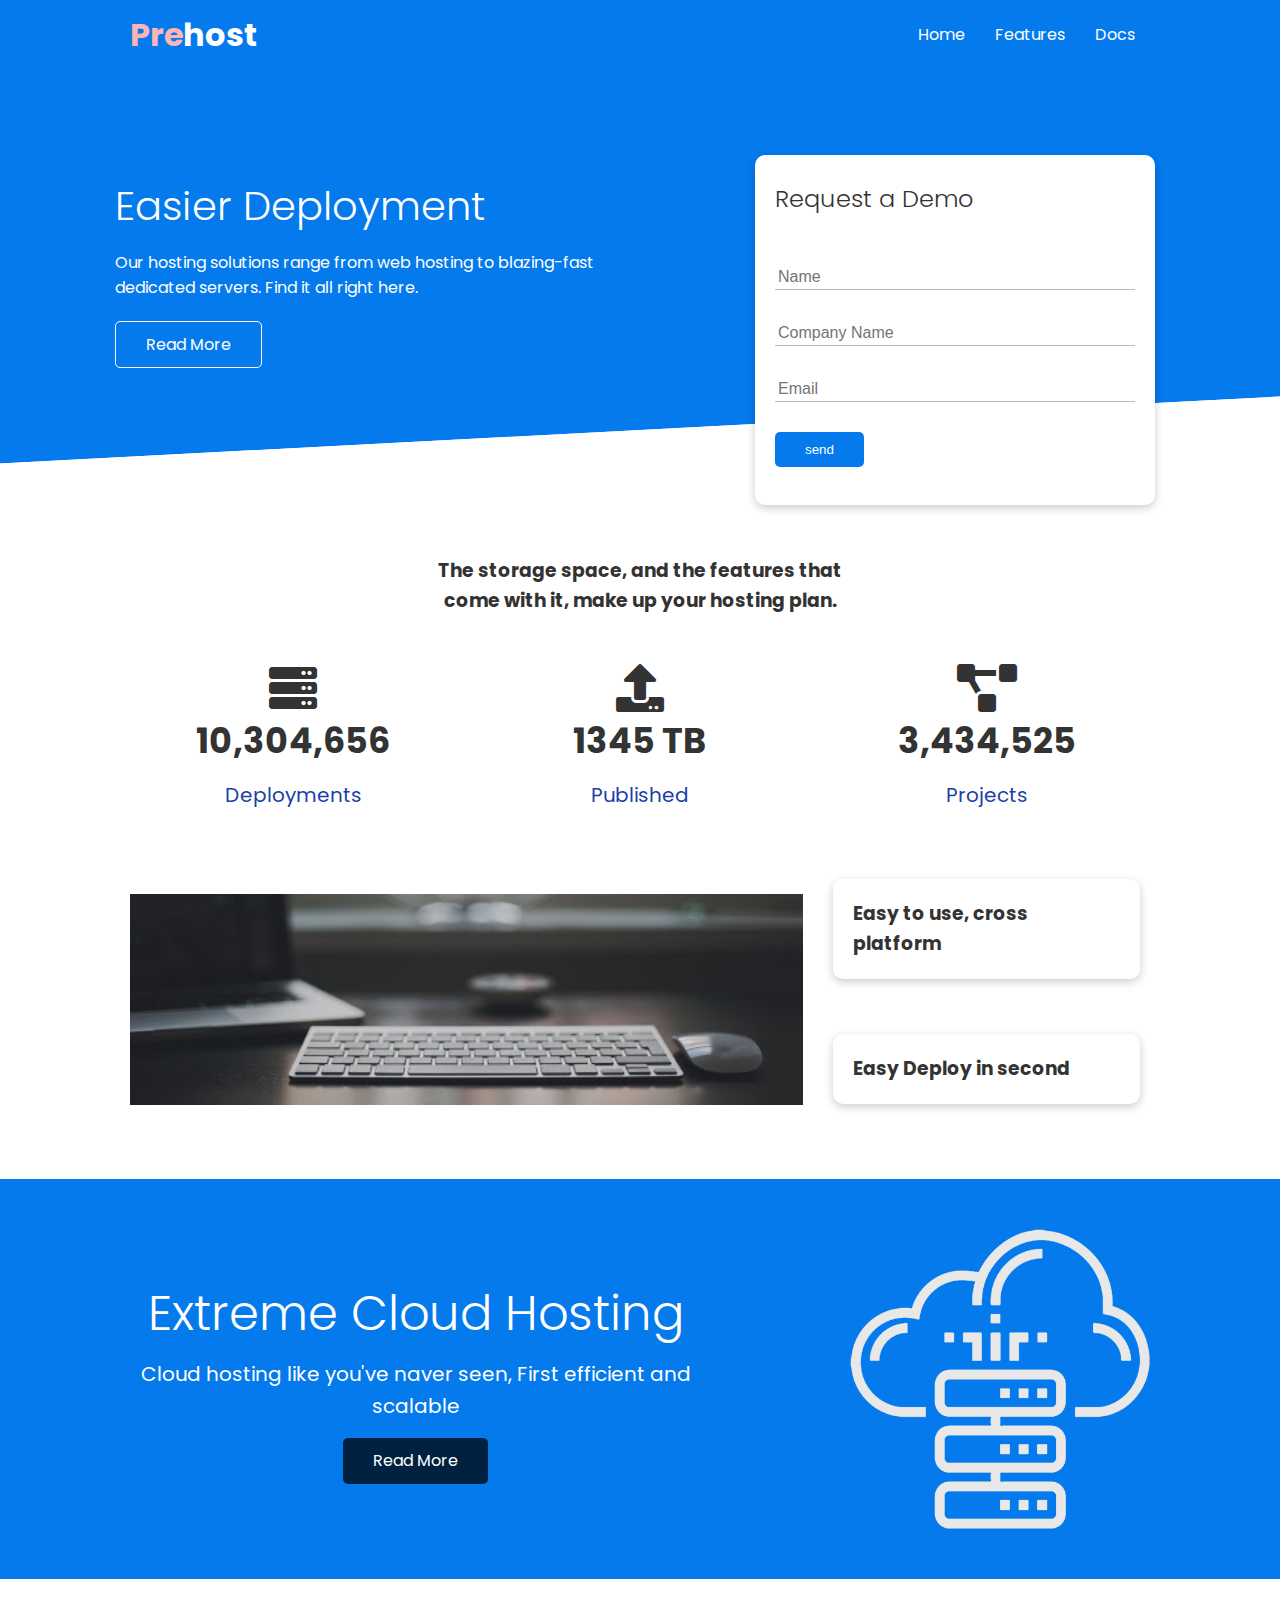
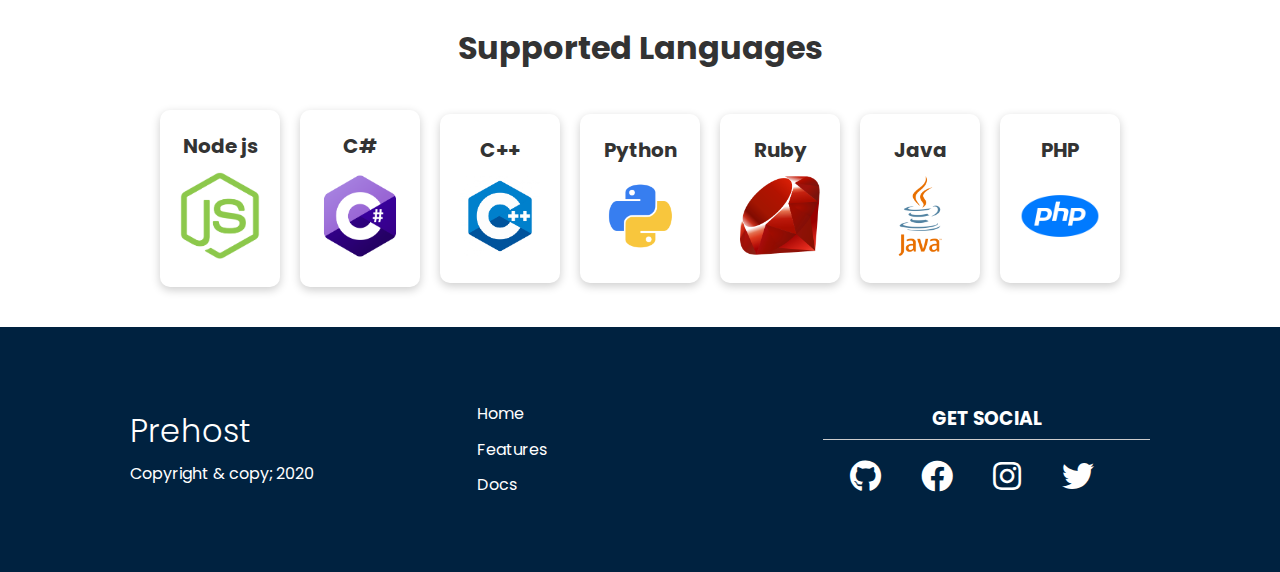
<file: index.html>
<!DOCTYPE html>
<html lang="en">
<head>
    <meta charset="UTF-8">
    <meta name="viewport" content="width=device-width, initial-scale=1.0">
    <title>Prehost</title>
    <!-- <link rel="stylesheet" href="https://stackpath.bootstrapcdn.com/bootstrap/4.5.2/css/bootstrap.min.css" integrity="sha384-JcKb8q3iqJ61gNV9KGb8thSsNjpSL0n8PARn9HuZOnIxN0hoP+VmmDGMN5t9UJ0Z" crossorigin="anonymous"> -->
    <link rel="stylesheet"  href="css/all.min.css"/>
    <link rel="stylesheet"  href="css/fontawesome.min.css"/>
    <link rel="stylesheet" href="style.css">
</head>
<body>
    <!--navbar-->
    <div class="navbar">
        <div class="container flex">
            <h1 class="logo"><span>Pre</span>host</h1>
            <nav>
                <ul>
                    <li><a href="index.html">Home</a></li>
                    <li><a href="features.html">Features</a></li>
                    <li><a href="docs.html">Docs</a></li>
                </ul>
            </nav>
        </div>
    </div>

    <!-- showcase -->
    <section class="showcase">

        <div class="container grid">
            <div class="showcase-text">
                <h1>Easier Deployment</h1>
                <p>Our hosting solutions range from web hosting to blazing-fast dedicated servers. Find it all right here.
                </p>
            <a href="features.html" class="btn btn-outline">Read More</a>
            
            </div>
            <div class="showcase-form card">
               <h2>Request a Demo</h2>
               <form name="contact" method="POST" netlify-honeypot="bot-field" data-netlify="true">
                   <input type="hidden" name="form-name" value="contact">
                   <p class="hidden">
                    <label>Don’t fill this out if you're human: <input name="bot-field" /></label>
                  </p>
                   <div class="form-control">
                       <input type="text" name="name" placeholder="Name" required>
                   </div>
                   <div class="form-control">
                    <input type="text" name="company" placeholder="Company Name" required>
                </div>
                <div class="form-control">
                    <input type="email" name="email" placeholder="Email" required>
                </div>
                <input type="submit" value="send" class="btn btn-primary">
               </form>
            </div>
        </div>

    </section>

    <!-- stats -->
    <section class="stats">
        <div class="container">

            <div class="stats-heading text-center my-1" >
            <h3 >
                The storage space, and the features that come with it, make up your hosting plan.
            </h3>
        </div>
            <div class="grid grid-3 text-center my-4">
                <div>
                    <i class="fas fa-server fa-3x"></i>
                    <h3>10,304,656</h3>
                    <p class="text-secondary">Deployments</p>
                </div>
                <div>
                    <i class="fas fa-upload fa-3x"></i>
                    <h3>1345 TB</h3>
                    <p class="text-secondary">Published</p>
                </div>
                <div>
                    <i class="fas fa-project-diagram fa-3x"></i>
                    <h3>3,434,525</h3>
                    <p class="text-secondary">Projects</p>
                </div>
            </div>
        </div>
    </section>

<!-- Cli -->

<section class="cli">
    <div class="container grid">
        <img src="image/pic.jpg" alt="">
        <div class="card">
            <h3>Easy to use, cross platform</h3>
        </div>
        <div class="card">
            <h3>Easy Deploy in second</h3>
        </div>
    </div>
</section>

<!-- cloud -->
<section class="cloud bg-primary my-2 py-2">
    <div class="container grid">
        <div class="text-center">
            <h2 class="lg">Extreme Cloud Hosting</h2>
            <p class="lead my-1">Cloud hosting like you've naver seen, First efficient and scalable</p>
            <a href="features.html" class="btn btn-dark">Read More</a>
           
        </div>
        <img id="cloudImg" src="image/clouds.png" alt="">
    </div>

</section>

<!-- languages -->

<section class="languages">

    <h2 class="md text-center my-2">
        Supported Languages
    </h2>
    <div class="container flex">
        <div class="card">
            <h4>Node js</h4>
            <img id="language" src="image/node.png" alt="">
        </div>
        <div class="card">
            <h4>C#</h4>
            <img id="language" src="image/C_Sharp.png" alt="">
        </div>
        <div class="card">
            <h4>C++</h4>
            <img id="language" src="image/c++.png" alt="">
        </div>
        <div class="card">
            <h4>Python</h4>
            <img id="language" src="image/python.png" alt="">
        </div>
        <div class="card">
            <h4>Ruby</h4>
            <img id="language" src="image/ruby.png" alt="">
        </div>
        <div class="card">
            <h4>Java</h4>
            <img id="language" src="image/java.png" alt="">
        </div>
        <div class="card">
            <h4>PHP</h4>
            <img id="language" src="image/php.png" alt="">
        </div>
       

    </div>

</section>


<footer class="footer bg-dark py-5">
    <div class="container grid grid-3">
        <div>
            <h1>Prehost</h1>
            <p>Copyright & copy; 2020</p>
        </div>
        <nav>
            <ul>
                <li><a href="index.html">Home</a></li>
                <li><a href="features.html">Features</a></li>
                <li><a href="docs.html">Docs</a></li>
            </ul>
        </nav>
        <div class="social">
            <h3>GET SOCIAL</h3>
            <a href=""><i class="fab fa-github fa-2x"></i></a>
            <a href=""><i class="fab fa-facebook fa-2x"></i></a>
            <a href=""><i class="fab fa-instagram fa-2x"></i></a>
            <a href=""><i class="fab fa-twitter fa-2x"></i></a>
        </div>
    </div>
</footer>



</body>
</html>
</file>
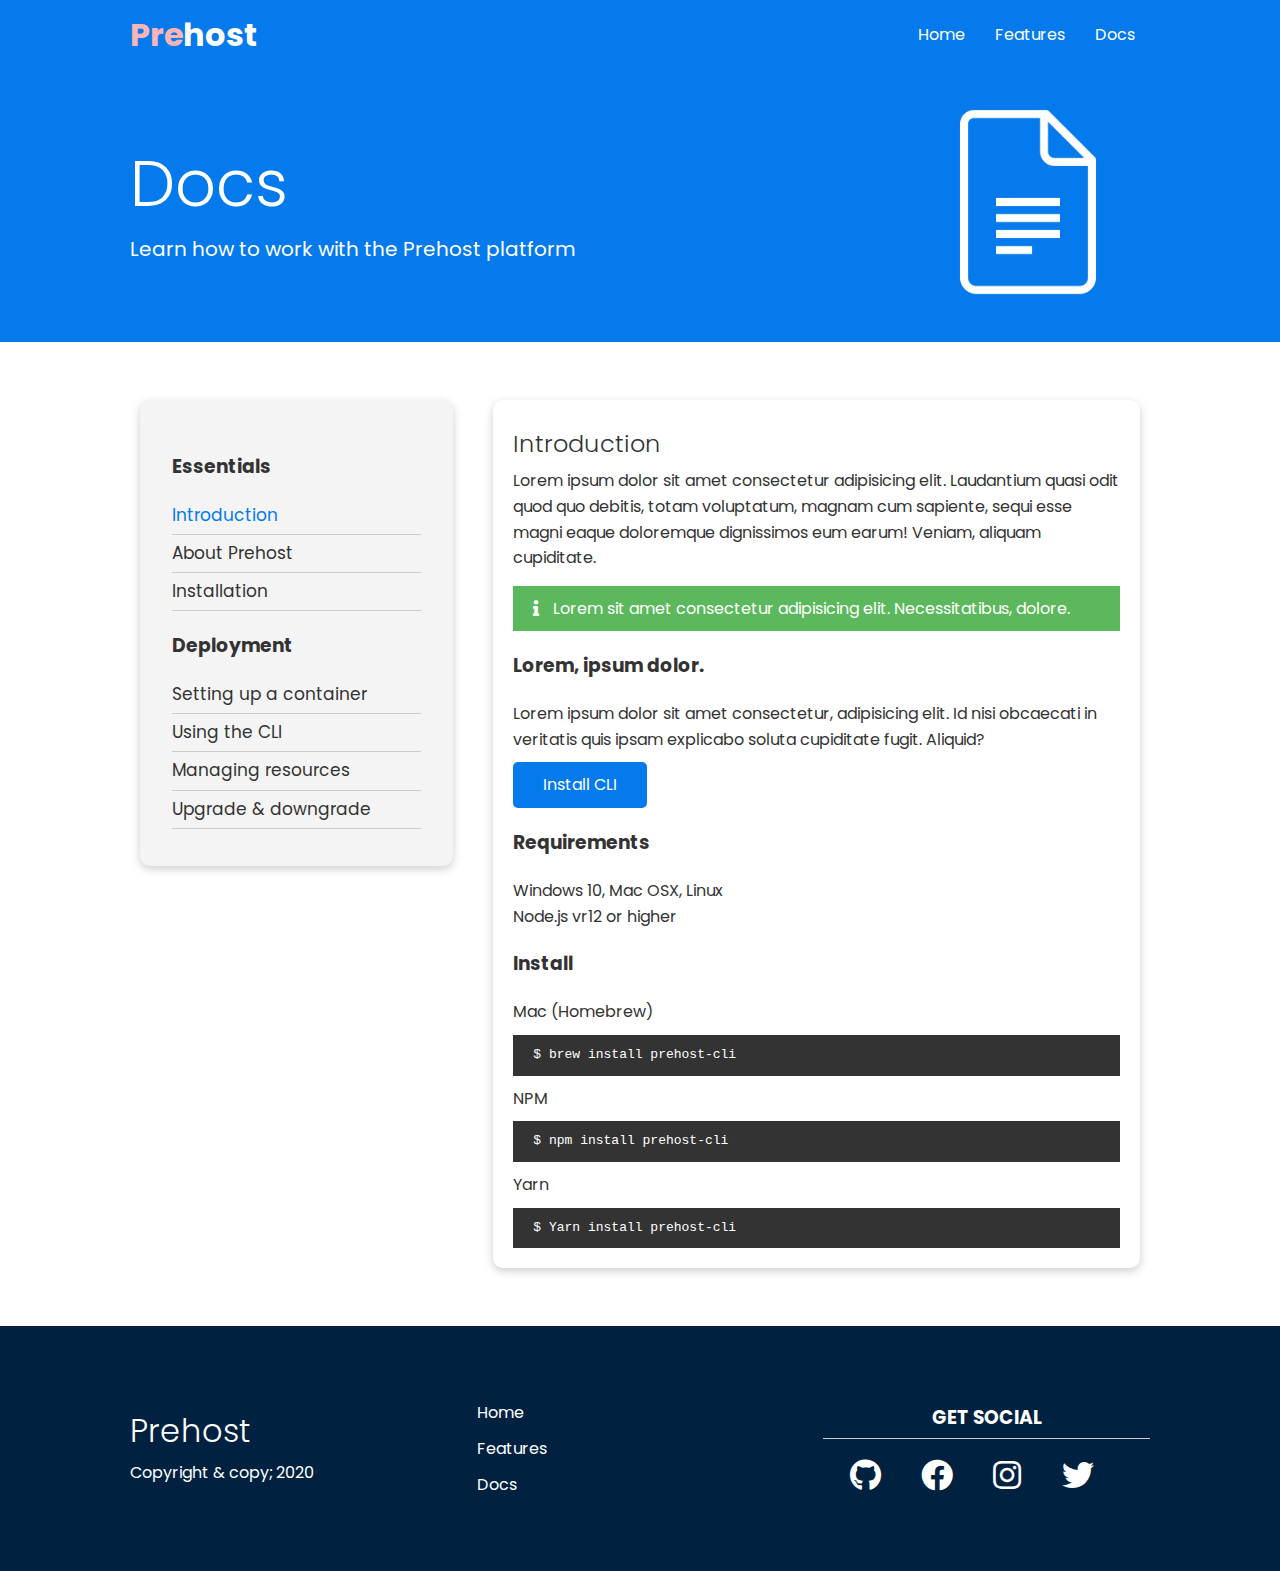
<file: docs.html>
<!DOCTYPE html>
<html lang="en">
<head>
    <meta charset="UTF-8">
    <meta name="viewport" content="width=device-width, initial-scale=1.0">
    <title>Prehost</title>
    <!-- <link rel="stylesheet" href="https://stackpath.bootstrapcdn.com/bootstrap/4.5.2/css/bootstrap.min.css" integrity="sha384-JcKb8q3iqJ61gNV9KGb8thSsNjpSL0n8PARn9HuZOnIxN0hoP+VmmDGMN5t9UJ0Z" crossorigin="anonymous"> -->
    <link rel="stylesheet"  href="css/all.min.css"/>
    <link rel="stylesheet"  href="css/fontawesome.min.css"/>
    <link rel="stylesheet" href="style.css">
</head>
<body>
    <!--navbar-->
    <div class="navbar">
        <div class="container flex">
            <h1 class="logo"><span>Pre</span>host</h1>
            <nav>
                <ul>
                    <li><a href="index.html">Home</a></li>
                    <li><a href="features.html">Features</a></li>
                    <li><a href="docs.html">Docs</a></li>
                </ul>
            </nav>
        </div>
    </div>

<!-- head -->

<section class="docs-head bg-primary py-3">
    <div class="container grid">
        <div>
            <h1 class="xl">
                Docs
            </h1>
            <p class="lead">
                 Learn how to work with the Prehost platform
            </p>
        </div>
        <div>
            <img  src="image/docu.png" alt="">
        </div>
    </div>
</section>

<!-- Docs main -->
<section class="docs-main my-4">
    <div class="container grid">
        <div class="card bg-light p-3">
            <h3 class="my-2">Essentials</h3>
            <nav>
                <ul>
                    <li><a class="text-primary" href="">Introduction</a></li>
                    <li><a href="">About Prehost</a></li>
                    <li><a href="">Installation</a></li>
                </ul>
            </nav>

            <h3 class="my-2">Deployment</h3>
            <nav>
                <ul>
                    <li><a href="">Setting up a container</a></li>
                    <li><a href="">Using the CLI</a></li>
                    <li><a href="">Managing resources</a></li>
                    <li><a href="">Upgrade & downgrade</a></li>
                    
                </ul>
            </nav>
        </div>
        
        <div class="card">
            <h2>Introduction</h2>
            <p>Lorem ipsum dolor sit amet consectetur adipisicing elit. Laudantium quasi odit quod quo debitis, totam voluptatum, magnam cum sapiente, sequi esse magni eaque doloremque dignissimos eum earum! Veniam, aliquam cupiditate.</p>
        
            <div class="alert alert-success">
            <i class="fas fa-info"></i> Lorem sit amet consectetur adipisicing elit. Necessitatibus, dolore.
        
            </div>

        <h3>Lorem, ipsum dolor.</h3>
        <p>Lorem ipsum dolor sit amet consectetur, adipisicing elit. Id nisi obcaecati in veritatis quis ipsam explicabo soluta cupiditate fugit. Aliquid?</p>
        <a href="" class="btn btn-primary">Install CLI</a>
        <h3>Requirements</h3>
        <ul>
            <li>Windows 10, Mac OSX, Linux</li>
            <li>Node.js vr12 or higher</li>
        </ul>

        <h3>Install</h3>
        <p>Mac (Homebrew)</p>
        <pre><code>$ brew install prehost-cli</code></pre>

        <p>NPM</p>
        <pre><code>$ npm install prehost-cli</code></pre>

        <p>Yarn</p>
        <pre><code>$ Yarn install prehost-cli</code></pre>
    
    </div>
    </div>
</section>




<footer class="footer bg-dark py-5">
    <div class="container grid grid-3">
        <div>
            <h1>Prehost</h1>
            <p>Copyright & copy; 2020</p>
        </div>
        <nav>
            <ul>
                <li><a href="index.html">Home</a></li>
                <li><a href="features.html">Features</a></li>
                <li><a href="docs.html">Docs</a></li>
            </ul>
        </nav>
        <div class="social">
            <h3>GET SOCIAL</h3>
            <a href=""><i class="fab fa-github fa-2x"></i></a>
            <a href=""><i class="fab fa-facebook fa-2x"></i></a>
            <a href=""><i class="fab fa-instagram fa-2x"></i></a>
            <a href=""><i class="fab fa-twitter fa-2x"></i></a>
        </div>
    </div>
</footer>



</body>
</html>
</file>
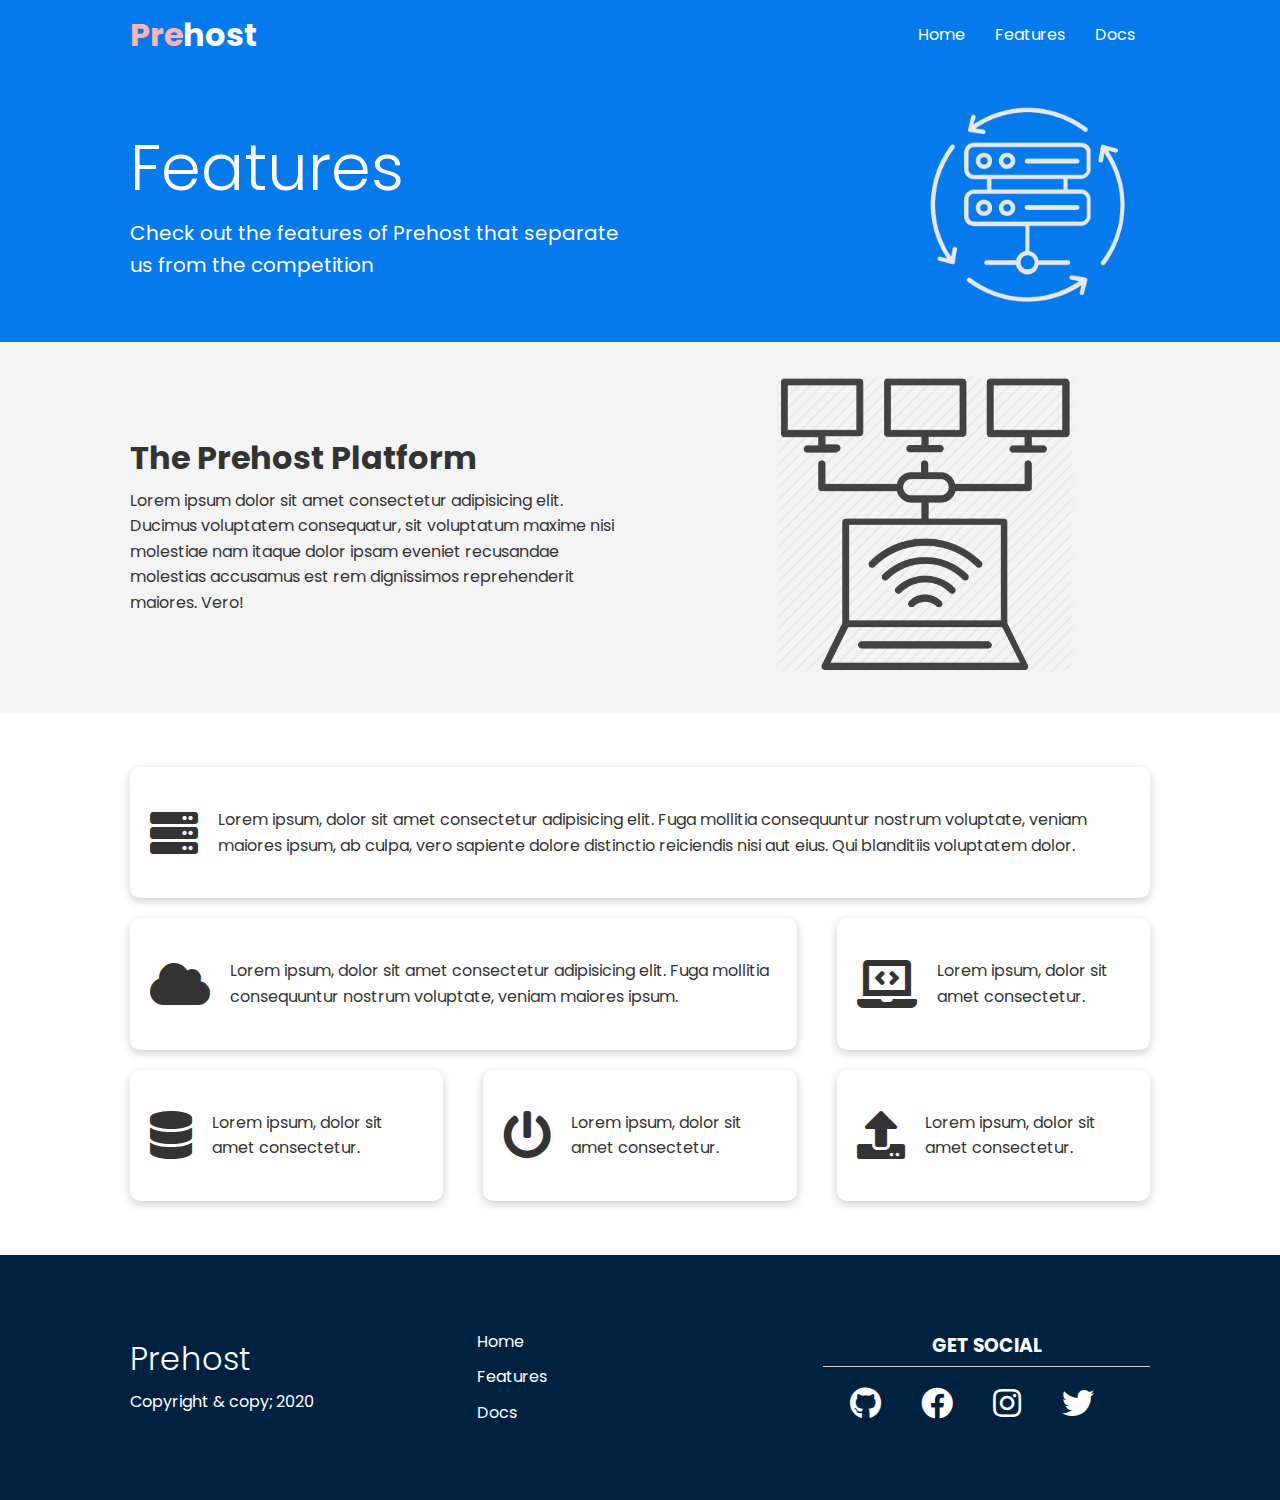
<file: features.html>
<!DOCTYPE html>
<html lang="en">
<head>
    <meta charset="UTF-8">
    <meta name="viewport" content="width=device-width, initial-scale=1.0">
    <title>Prehost</title>
    <!-- <link rel="stylesheet" href="https://stackpath.bootstrapcdn.com/bootstrap/4.5.2/css/bootstrap.min.css" integrity="sha384-JcKb8q3iqJ61gNV9KGb8thSsNjpSL0n8PARn9HuZOnIxN0hoP+VmmDGMN5t9UJ0Z" crossorigin="anonymous"> -->
    <link rel="stylesheet"  href="css/all.min.css"/>
    <link rel="stylesheet"  href="css/fontawesome.min.css"/>
    <link rel="stylesheet" href="style.css">
</head>
<body>
    <!--navbar-->
    <div class="navbar">
        <div class="container flex">
            <h1 class="logo"><span>Pre</span>host</h1>
            <nav>
                <ul>
                    <li><a href="index.html">Home</a></li>
                    <li><a href="features.html">Features</a></li>
                    <li><a href="docs.html">Docs</a></li>
                </ul>
            </nav>
        </div>
    </div>

<!-- head -->

<section class="features-head bg-primary py-3">
    <div class="container grid">
        <div>
            <h1 class="xl">
                Features
            </h1>
            <p class="lead">
                Check out the features of Prehost that separate us from the competition
            </p>
        </div>
        <div>
            <img  src="image/featuresimg.png" alt="">
        </div>
    </div>
</section>

<!-- sub head -->
<section class="features-sub-head bg-light py-3">
    <div class="container grid">
        <div>
            <h1 class="md">
                The Prehost Platform
            </h1>
            <p>
               Lorem ipsum dolor sit amet consectetur adipisicing elit. Ducimus voluptatem consequatur, sit voluptatum maxime nisi molestiae nam itaque dolor ipsam eveniet recusandae molestias accusamus est rem dignissimos reprehenderit maiores. Vero!
            </p>
        </div>
        <div>
            <img  src="image/feat.png" alt="">
        </div>
    </div>
</section>

<section class="features-main my-2">
    <div class="container grid grid-3">
        <div class="card flex">
            <i class="fas fa-server fa-3x"></i>
            <p>Lorem ipsum, dolor sit amet consectetur adipisicing elit. Fuga mollitia consequuntur nostrum voluptate, veniam maiores ipsum, ab culpa, vero sapiente dolore distinctio reiciendis nisi aut eius. Qui blanditiis voluptatem dolor.</p>
        </div>
        
            <div class="card flex">
                <i class="fas fa-cloud fa-3x"></i>
                <p>Lorem ipsum, dolor sit amet consectetur adipisicing elit. Fuga mollitia consequuntur nostrum voluptate, veniam maiores ipsum.</p>
            </div>
            
                <div class="card flex">
                    <i class="fas fa-laptop-code fa-3x"></i>
                    <p>Lorem ipsum, dolor sit amet consectetur.</p>
                </div>
                
                    <div class="card flex">
                        <i class="fas fa-database fa-3x"></i>
                        <p>Lorem ipsum, dolor sit amet consectetur.</p>
                    </div>
                    
                        <div class="card flex">
                            <i class="fas fa-power-off fa-3x"></i>
                            <p>Lorem ipsum, dolor sit amet consectetur.</p>
                        </div>
                        
                            <div class="card flex">
                                <i class="fas fa-upload fa-3x"></i>
                                <p>Lorem ipsum, dolor sit amet consectetur.</p>
                            </div>
    </div>
</section>


<footer class="footer bg-dark py-5">
    <div class="container grid grid-3">
        <div>
            <h1>Prehost</h1>
            <p>Copyright & copy; 2020</p>
        </div>
        <nav>
            <ul>
                <li><a href="index.html">Home</a></li>
                <li><a href="features.html">Features</a></li>
                <li><a href="docs.html">Docs</a></li>
            </ul>
        </nav>
        <div class="social">
            <h3>GET SOCIAL</h3>
            <a href=""><i class="fab fa-github fa-2x"></i></a>
            <a href=""><i class="fab fa-facebook fa-2x"></i></a>
            <a href=""><i class="fab fa-instagram fa-2x"></i></a>
            <a href=""><i class="fab fa-twitter fa-2x"></i></a>
        </div>
    </div>
</footer>



</body>
</html>
</file>
<file: style.css>
@import url('https://fonts.googleapis.com/css2?family=Poppins&display=swap');
:root{
    --primary-color: #047aed;
    --secondary-color:#1c3fa8;
    --dark-color:#002240;
    --light-color:#f4f4f4;
    --success-color:#5cb85c;
    --error-color:#d9534f;
}

*{
    margin: 0px;
    padding: 0px;
    box-sizing: border-box;
}

body{
    font-family: 'poppins', sans-serif;
    color: #333;
    line-height: 1.6;
}

ul{
    list-style-type: none;
}

a{
    text-decoration: none;
    color: #333;
}

h1,h2{
    font-weight: 300;
    line-height: 1.2;
    margin: 10px 0px;
}

p{
    margin: 10px 0px;
}

img{
    width: 100%;
}

code, pre{
    background: #333;
    color:#fff;
    padding: 10px;
}

.hidden{
    visibility: hidden;
    height: 0;
}

/*navber*/
.logo{
    font-weight: bold;
}
.logo span{
    color: rgb(253, 180, 180);
}
.navbar{
    background-color: var(--primary-color);
    color: #fff;
    height: 70px;
    
}

.navbar ul{
    display: flex;
}

.navbar a{
    color: #fff;
    padding: 10px;
    margin: 0px 5px;
}

.navbar a:hover{
    border-bottom: 2px solid #fff;
}
.navbar .flex{
    justify-content: space-between;
}


/*showcase*/
.showcase{
    height: 400px;
    background-color: var(--primary-color);
    color: #fff;
    position: relative;
}

.showcase h1{
    font-size: 40px;
}
.showcase p{
    margin: 20px 0px;
}

.showcase .grid{
    overflow: visible;
    grid-template-columns: 55% 45%;
    gap: 30px;
}

.showcase-text{
    animation: slideInFormLeft 1s ease-in;
}

.showcase-form{
    position: relative;
    top: 60px;
    height: 350px;
    width: 400px;
    padding: 40px;
    z-index: 100;
    justify-self: flex-end;
    animation: slideInFormRight 1s ease-in;
}

.showcase-form .form-control{
    margin: 30px 0px;
}
.showcase-form input[type="text"],
.showcase-form input[type="email"]{
    border: 0;
    border-bottom: 1px solid #b4becb;
    width: 100%;
    padding: 3px;
    font-size: 16px;

}

.showcase-form input:focus{
    outline: none;
}

.showcase::before,
.showcase::after{
    content: "";
    position: absolute;
    height: 100px;
    bottom: -60px;
    right: 0px;
    left: 0px;
    background: #fff;
    transform: skewY(-3deg);
    -webkit-transform: skewY(-3deg);
    -moz-transform: skewY(-3deg);
    -ms-transform: skewY(-3deg);
}

/* stats */
.stats{
    margin-top: 70px;
    animation: slideInFormBottom 1s ease-in;
}


.stats-heading h3{
    margin: auto;
    width: 450px;
    
}

.stats .grid h3 {
    font-size: 35px;
}

.stats .grid p {
    font-size: 20px;
    
}

/* cli */

.cli{
    margin-bottom: 50px;
}

.cli .grid{
    grid-template-columns: repeat(3, 1fr);
    grid-template-rows: repeat(2, 1fr);
}

.cli .grid > *:first-child{
    grid-column: 1 / span 2;
    grid-row: 1 / span 2;
}

/* cloud */

.cloud{
    height: 400px;
}

.cloud .grid{
    grid-template-columns: 4fr 3fr;
}

#cloudImg{
  
    width: 300px;
    margin-left: 30%;
}

/* languages */

#language{
    width: 80px;
}

.languages{
    margin-top: 50px;
}

.languages .flex{
    flex-wrap: wrap;
}
.languages h2{

    font-weight: bold;

}
.languages .card{
    text-align: center;
    margin: 18px 10px 40px;
    transition: transform 0.2s ease-in;
}

.languages .card h4{
    margin-bottom: 10px;
    font-size: 20px;
}

.languages .card:hover{
    transform: translateY(-15px);
}

/* features */
.features-head img {
    width: 200px;
    margin-left: 55.50%;
    
}

.features-sub-head img{
    width: 300px;
    margin-left: 25%;
}

.features-sub-head h1{
    font-weight: bold;
}

.features-main .card > i {
    margin-right: 20px;
}

.features-main .grid{
    padding: 30px;
}

.features-main .grid > *:first-child{
    grid-column: 1 / span 3;
}
.features-main .grid > *:nth-child(2){
    grid-column: 1 / span 2;
}

/* docs */

.docs-head img{
    width: 200px;
    margin-left: 55.50%;
}

.docs-main h3{
    margin: 20px 0px;
}

.docs-main .grid{
    grid-template-columns: 1fr 2fr;
    align-items: flex-start;
}

.docs-main nav li{
    font-size: 17px;
    padding-bottom: 5px;
    margin-bottom: 5px;
    border-bottom: 1px solid #ccc;
}
.docs-main a:hover{
    font-weight: bold;
}

/* footer */
.footer .social a{
    margin: 5px 10px;
    
}
.footer .social a i{
    margin-left: 5%;
}

.footer nav li {
    margin: 10px 0px;
}


.social h3{
    border-bottom: 1px solid #ccc;
    font-weight: bold;
    margin-bottom: 20px;
    padding-bottom: 5px;
    text-align: center;
}

/* responsive */

/* Tabltes and under responsive */
@media (max-width: 768px) {

    .grid,
    .showcase .grid,
    .stats .grid,
    .cli .grid,
    .cloud .grid,
    .features-main .grid,
    .features-head .grid,
    .features-sub-head .grid,
    .docs-head .grid,
    .docs-main .grid {
        grid-template-columns: 1fr;
        grid-template-rows: 1fr;
    }
    .showcase{
        height: auto;
    }

    .showcase-text{
        text-align: center;
        margin-top: 30px;
        animation: slideInFormTop 1s ease-in;
    }

    .showcase-form{
        justify-self: center;
        margin: auto;
        animation: slideInFormBottom 1s ease-in;
    }

    .cli .grid > *:first-child{
        grid-column: 1;
        grid-row: 1;
    }

    #cloudImg{ 
        margin: auto;
    }
    .cloud{
        height: 100%;
    }

    .features-head,
    .features-sub-head,
    .docs-head {
        text-align: center;
    }

  
    .features-head img,
    .features-sub-head img,
    .docs-head img {
        justify-self: center;
    }

    .features-main .grid > *:first-child,
    .features-main .grid > *:nth-child(2) {
        grid-column: 1;
    }

    .features-head img {
        margin: auto;
    }
    
    .features-sub-head img{
        margin: auto;
    }

    .docs-head img{
        margin: auto;
    }

    .stats{
        margin-top: 100px;
        animation: slideInFormBottom 3s ease-in;
    }

}


/* animation */

@keyframes slideInFormLeft{
    0%{
        transform: translateX(-100%);
    }
    100%{
        transform: translateX(0%);
    }
}

@keyframes slideInFormRight{
    0%{
        transform: translateX(100%);
    }
    100%{
        transform: translateX(0%);
    }
}

@keyframes slideInFormTop{
    0%{
        transform: translateY(-100%);
    }
    100%{
        transform: translateX(0%);
    }
}

@keyframes slideInFormBottom{
    0%{
        transform: translateY(100%);
    }
    100%{
        transform: translateX(0%);
    }
}

/* moble responsive */
@media (max-width: 500px) {

    .navbar{
        height: 110px;
    }

    .navbar .flex{
        flex-direction: column;
    }

    .navbar ul{
        padding: 10px;
        background-color: rgba(0,0,0,0.1);
    }

   
}


/*utilites*/
.container{
    max-width: 1100px;
    margin: 0 auto;
    overflow: auto;
    padding: 0px 40px;
}

.card{
    background-color: #fff;
    color: #333;
    border-radius: 10px;
    box-shadow: 0 3px 10px rgba(0,0,0,0.2);
    padding: 20px;
    margin: 10px;
}

.btn{
    display: inline-block;
    padding: 10px 30px;
    cursor: pointer;
    background-color: var(--primary-color);
    color: #fff;
    border: none;
    border-radius: 5px;
}

.btn-outline{
    background-color: transparent;
    border: 1px solid #fff;
}
.btn:hover{
    transform: scale(0.98);
}

/* background & colored buttons */

.bg-primary, 
.btn-primary{
    background-color: var(--primary-color);
    color: #fff;
}

.bg-secondary, 
.btn-secondary{
    background-color: var(--secondary-color);
    color: #fff;
}

.bg-dark, 
.btn-dark{
    background-color: var(--dark-color);
    color: #fff;
}

.bg-light, 
.btn-light{
    background-color: var(--light-color);
    color: #333;
}

.bg-primary a, 
.btn-primary a,
.bg-secondary a, 
.btn-secondary a,
.bg-dark a, 
.btn-dark a{
    color:#fff
}

/* text colors */
.text-primary{
    color: var(--primary-color);
    
}

.text-secondary{
    color: var(--secondary-color);
    
}

.text-dark{
    color: var(--dark-color);
    
}

.text-light{
    color: var(--light-color);
    
}


/* text size */

.lead{
    font-size: 20px;
}

.sm{
    font-size: 1rem;
}

.md{
    font-size: 2rem;
}

.lg{
    font-size: 3rem;
}

.xl{
    font-size: 4rem;
}

.text-center{
    text-align: center;
}

/* Alert */
.alert {
    background-color: var(--light-color);
    padding: 10px 20px;
    
    margin: 15px 0px;
}

.alert i {
    margin-right: 10px;
}
.alert-success {
    background-color: var(--success-color);
    color:#fff;
}

.alert-error {
    background-color: var(--error-color);
    color:#fff;
}


.flex{
    display: flex;
    justify-content: center;
    align-items: center;
    height: 100%;
}

.grid{
    display: grid;
    grid-template-columns: repeat(2, 1fr);
    gap: 20px;
    justify-content: center;
    align-items: center;
    height: 100%;
}

.grid-3{
    grid-template-columns: repeat(3, 1fr);
}

/* margin */
.my-1{
    margin: 1rem 0;
}

.my-2{
    margin: 1.5rem 0;
}

.my-3{
    margin: 2rem 0;
}

.my-4{
    margin: 3rem 0;
}

.my-5{
    margin: 4rem 0;
}

.m-1{
    margin: 1rem;
}

.m-2{
    margin: 1.5rem;
}

.m-3{
    margin: 2rem;
}

.m-4{
    margin: 3rem;
}

.m-5{
    margin: 4rem;
}

/* padding */
.py-1{
    padding: 1rem 0;
}

.py-2{
    padding: 1.5rem 0;
}

.py-3{
    padding: 2rem 0;
}

.py-4{
    padding: 3rem 0;
}

.py-5{
    padding: 4rem 0;
}

.p-1{
    padding: 1rem;
}

.p-2{
    padding: 1.5rem;
}

.p-3{
    padding: 2rem;
}

.p-4{
    padding: 3rem;
}

.p-5{
    padding: 4rem;
}
</file>
